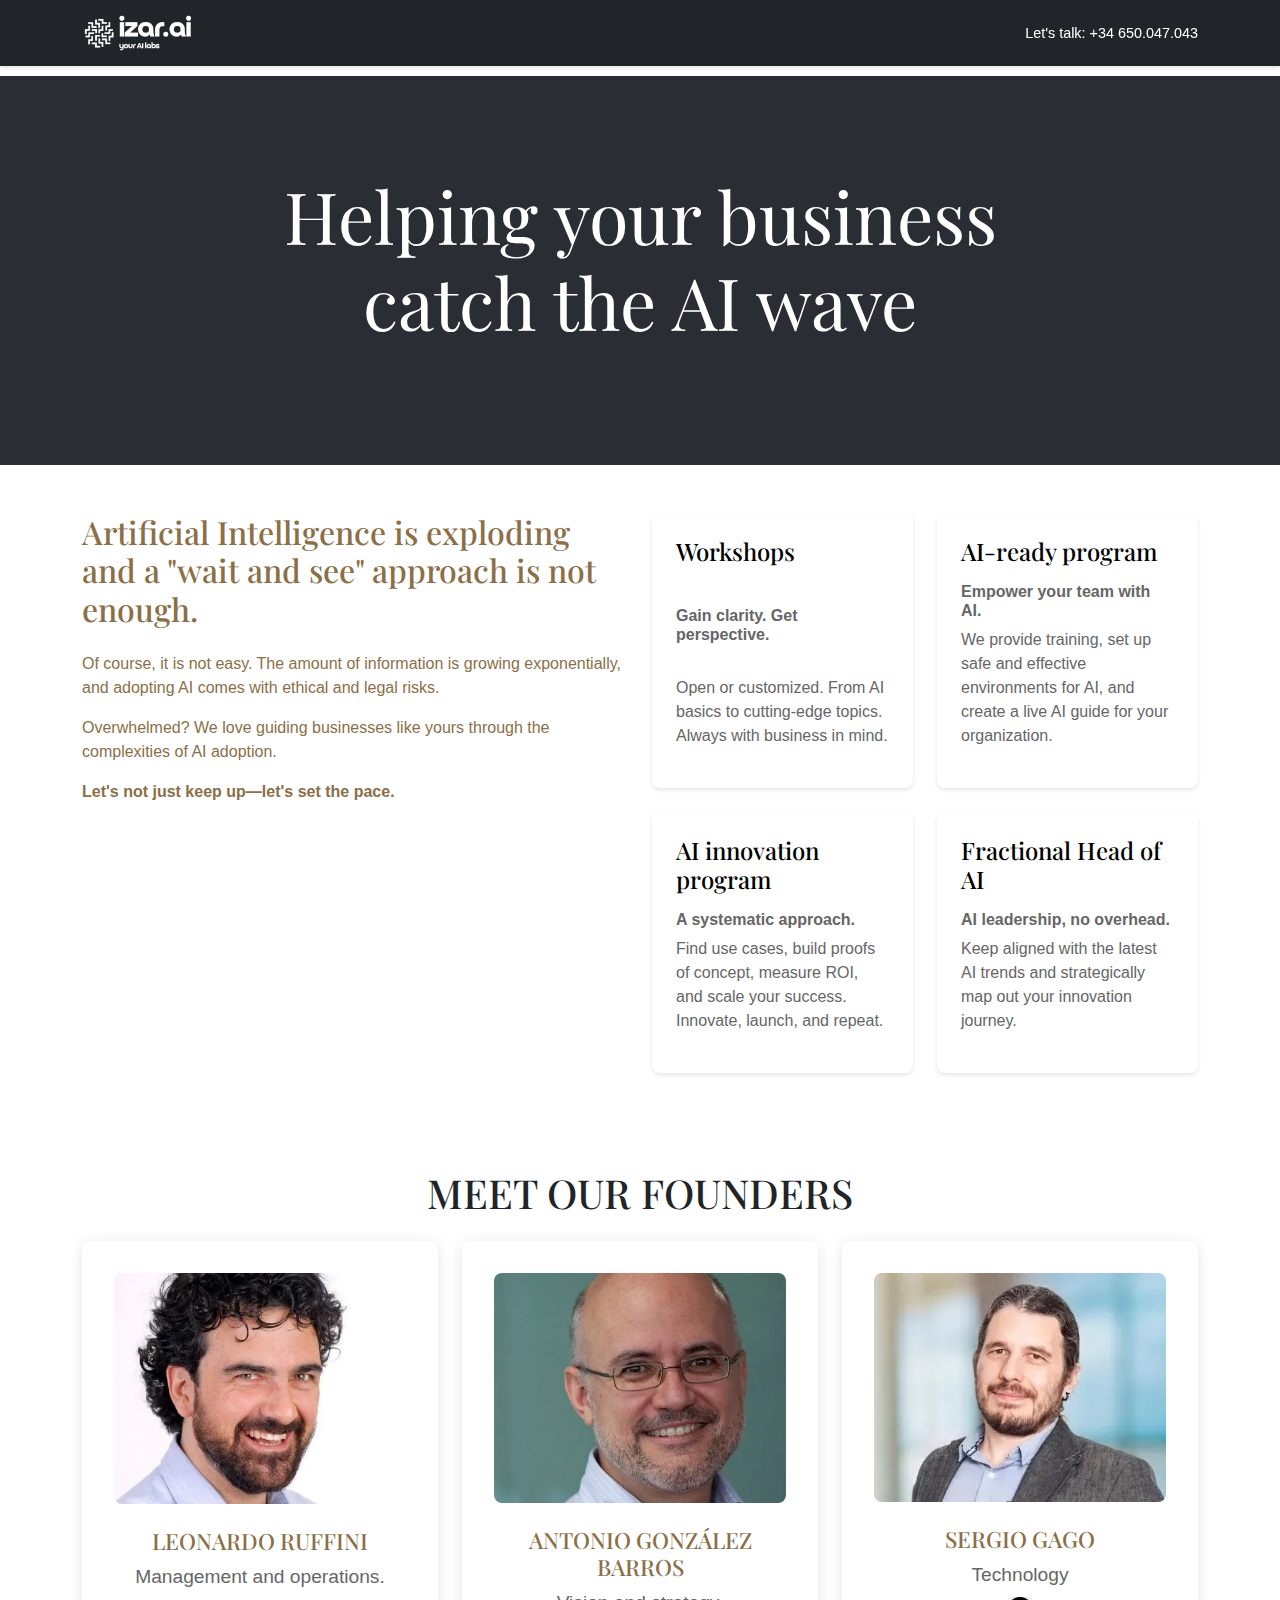
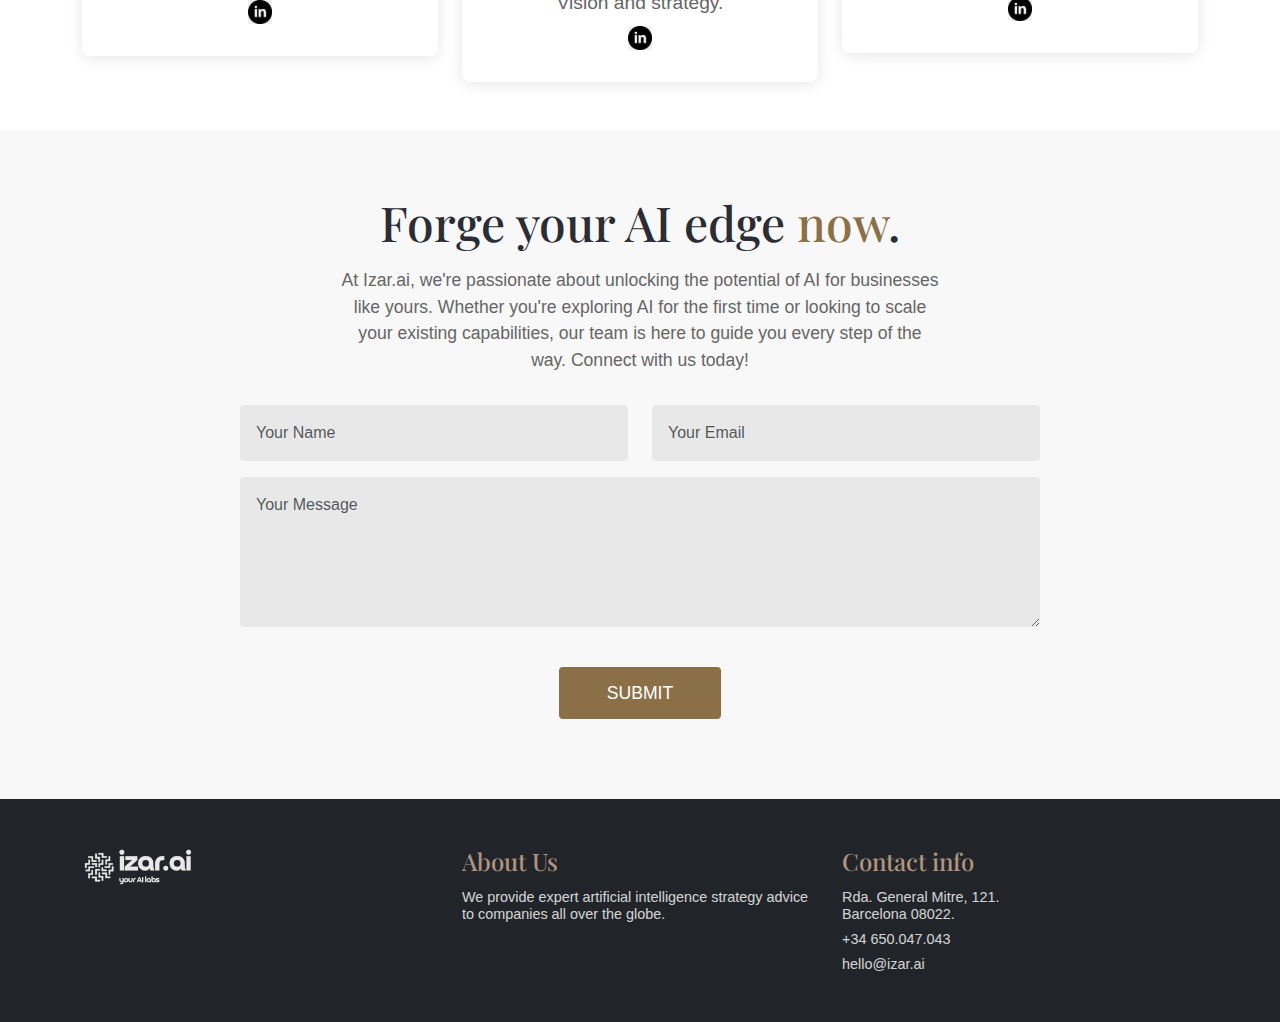
<file: index.html>
<!DOCTYPE html>
<html lang="en">
<head>
    <!-- Google tag (gtag.js) -->
    <script async src="https://www.googletagmanager.com/gtag/js?id=G-TTHL0PY0VG"></script>
    <script>
        window.dataLayer = window.dataLayer || [];
        function gtag(){dataLayer.push(arguments);}
        gtag('js', new Date());
        gtag('config', 'G-TTHL0PY0VG');
    </script>
    
    <meta charset="UTF-8">
    <meta name="viewport" content="width=device-width, initial-scale=1.0">
    <title>AI Business Solutions</title>
    <!-- Favicons -->
    <link rel="icon" type="image/png" href="images/browser.png">
    <link rel="apple-touch-icon" href="images/iPhone.png">
    <link rel="manifest" href="manifest.json">
    <!-- Bootstrap CSS -->
    <link href="https://cdn.jsdelivr.net/npm/bootstrap@5.3.0/dist/css/bootstrap.min.css" rel="stylesheet">
    <!-- Custom CSS -->
    <link href="css/styles.css" rel="stylesheet">
    <!-- Google Fonts - Playfair Display for headings -->
    <link href="https://fonts.googleapis.com/css2?family=Playfair+Display:wght@400;700&display=swap" rel="stylesheet">
    <meta name="description" content="Expert AI strategy and consulting services helping businesses navigate artificial intelligence adoption">
    <meta name="keywords" content="AI consulting, artificial intelligence, business strategy, AI workshops">
    
    <!-- Open Graph / Facebook -->
    <meta property="og:type" content="website">
    <meta property="og:url" content="https://izar.ai/">
    <meta property="og:title" content="AI Business Solutions | izar.ai">
    <meta property="og:description" content="Expert AI strategy and consulting services helping businesses navigate artificial intelligence adoption">
    <meta property="og:image" content="https://izar.ai/images/og-image.jpg">
    
    <!-- Twitter -->
    <meta name="twitter:card" content="summary_large_image">
    <meta name="twitter:url" content="https://izar.ai/">
    <meta name="twitter:title" content="AI Business Solutions | izar.ai">
    <meta name="twitter:description" content="Expert AI strategy and consulting services helping businesses navigate artificial intelligence adoption">
    <meta name="twitter:image" content="https://izar.ai/images/og-image.jpg">
</head>
<body>
    <!-- Navigation -->
    <nav class="navbar navbar-expand-lg navbar-dark bg-dark fixed-top">
        <div class="container">
            <a class="navbar-brand" href="#">
                <img src="images/logo.png" alt="izar.ai" height="40">
            </a>
            <div class="navbar-text text-white">
                <a href="tel:+34650047043" class="text-white text-decoration-none">
                    <i class="bi bi-telephone me-2"></i>Let's talk: +34 650.047.043
                </a>
            </div>
        </div>
    </nav>

    <!-- Hero Section -->
    <header class="hero-section text-white">
        <div class="container">
            <div class="row align-items-center">
                <div class="col-12 text-center">
                    <h1 class="display-1 mb-4">Helping your business<br>catch the AI wave</h1>
                </div>
            </div>
        </div>
    </header>

    <!-- Main Content -->
    <main class="main-content">
        <div class="container py-5">
            <div class="row">
                <div class="col-lg-6">
                    <h2 class="text-brown">Artificial Intelligence is exploding and a "wait and see" approach is not enough.</h2>
                    <p class="text-brown mt-4">Of course, it is not easy. The amount of information is growing exponentially, and adopting AI comes with ethical and legal risks.</p>
                    <p class="text-brown">Overwhelmed? We love guiding businesses like yours through the complexities of AI adoption.</p>
                    <p class="text-brown fw-bold">Let's not just keep up—let's set the pace.</p>
                </div>
                <div class="col-lg-6">
                    <div class="row">
                        <div class="col-md-6 mb-4">
                            <div class="service-card">
                                <h3>Workshops</h3>
                                <h4>Gain clarity. Get perspective.</h4>
                                <p>Open or customized. From AI basics to cutting-edge topics. Always with business in mind.</p>
                            </div>
                        </div>
                        <div class="col-md-6 mb-4">
                            <div class="service-card">
                                <h3>AI-ready program</h3>
                                <h4>Empower your team with AI.</h4>
                                <p>We provide training, set up safe and effective environments for AI, and create a live AI guide for your organization.</p>
                            </div>
                        </div>
                        <div class="col-md-6 mb-4">
                            <div class="service-card">
                                <h3>AI innovation program</h3>
                                <h4>A systematic approach.</h4>
                                <p>Find use cases, build proofs of concept, measure ROI, and scale your success. Innovate, launch, and repeat.</p>
                            </div>
                        </div>
                        <div class="col-md-6 mb-4">
                            <div class="service-card">
                                <h3>Fractional Head of AI</h3>
                                <h4>AI leadership, no overhead.</h4>
                                <p>Keep aligned with the latest AI trends and strategically map out your innovation journey.</p>
                            </div>
                        </div>
                    </div>
                </div>
            </div>
        </div>
    </main>

    <!-- Team Section -->
    <section class="team-section py-4">
        <div class="container">
            <h2 class="text-center mb-4">MEET OUR FOUNDERS</h2>
            <div class="row">
                <!-- Founder 1 -->
                <div class="col-lg-4 mb-4">
                    <div class="team-card text-center">
                        <img src="images/leonardo.jpg" alt="Team member" class="team-img mb-4" loading="lazy">
                        <h3 class="team-name">LEONARDO RUFFINI</h3>
                        <div class="team-role mb-2">Management and operations.</div>
                        <a href="https://www.linkedin.com/in/leoruffini/" target="_blank" class="linkedin-link">
                            <img src="images/linkedin.png" alt="LinkedIn" class="linkedin-icon">
                        </a>
                    </div>
                </div>
                <!-- Founder 2 -->
                <div class="col-lg-4 mb-4">
                    <div class="team-card text-center">
                        <img src="images/antonio.jpg" alt="Team member" class="team-img mb-4" loading="lazy">
                        <h3 class="team-name">ANTONIO GONZÁLEZ BARROS</h3>
                        <div class="team-role mb-2">Vision and strategy.</div>
                        <a href="https://www.linkedin.com/in/agbarros/" target="_blank" class="linkedin-link">
                            <img src="images/linkedin.png" alt="LinkedIn" class="linkedin-icon">
                        </a>
                    </div>
                </div>
                <!-- Founder 3 -->
                <div class="col-lg-4 mb-4">
                    <div class="team-card text-center">
                        <img src="images/sergio.jpg" alt="Team member" class="team-img mb-4" loading="lazy">
                        <h3 class="team-name">SERGIO GAGO</h3>
                        <div class="team-role mb-2">Technology</div>
                        <a href="https://www.linkedin.com/in/sergiogh/" target="_blank" class="linkedin-link">
                            <img src="images/linkedin.png" alt="LinkedIn" class="linkedin-icon">
                        </a>
                    </div>
                </div>
            </div>
        </div>
    </section>

    <!-- Contact Form Section -->
    <section class="contact-section">
        <div class="container">
            <h2 class="text-center">Forge your AI edge <span style="color: var(--brown-text);">now</span>.</h2>
            <p class="text-center">At Izar.ai, we're passionate about unlocking the potential of AI for businesses like yours. Whether you're exploring AI for the first time or looking to scale your existing capabilities, our team is here to guide you every step of the way. Connect with us today!</p>
            <div class="row justify-content-center">
                <div class="col-md-10">
                    <form id="contact-form" class="contact-form">
                        <div class="row">
                            <div class="col-md-6">
                                <input type="text" class="form-control" name="name" placeholder="Your Name" required>
                            </div>
                            <div class="col-md-6">
                                <input type="email" class="form-control" name="email" placeholder="Your Email" required>
                            </div>
                        </div>
                        <div class="row">
                            <div class="col-12">
                                <textarea class="form-control" name="message" placeholder="Your Message" required></textarea>
                            </div>
                        </div>
                        <div class="text-center mt-4">
                            <button type="submit" class="btn btn-submit">SUBMIT</button>
                        </div>
                        <div id="form-status" class="mt-3 text-center"></div>
                    </form>
                </div>
            </div>
        </div>
    </section>

    <!-- Footer -->
    <footer class="footer bg-dark text-white py-5">
        <div class="container">
            <div class="row">
                <!-- Logo Column -->
                <div class="col-md-4 mb-4 mb-md-0">
                    <img src="images/logo.png" alt="izar.ai" height="40" class="mb-4">
                </div>
                
                <!-- About Us Column -->
                <div class="col-md-4 mb-4 mb-md-0">
                    <h3 class="footer-heading">About Us</h3>
                    <p>We provide expert artificial intelligence strategy advice to companies all over the globe.</p>
                </div>
                
                <!-- Contact Info Column -->
                <div class="col-md-4">
                    <h3 class="footer-heading">Contact info</h3>
                    <p class="mb-2">Rda. General Mitre, 121.<br>Barcelona 08022.</p>
                    <p class="mb-2">+34 650.047.043</p>
                    <p class="mb-0">hello@izar.ai</p>
                </div>
            </div>
        </div>
    </footer>

    <!-- Bootstrap JS -->
    <script src="https://cdn.jsdelivr.net/npm/bootstrap@5.3.0/dist/js/bootstrap.bundle.min.js"></script>
    
    <!-- Contact Form Script -->
    <script>
    const form = document.getElementById('contact-form');
    form.addEventListener('submit', e => {
        e.preventDefault();
        const submitButton = form.querySelector('button[type="submit"]');
        submitButton.disabled = true;
        submitButton.innerHTML = 'Sending...';
        
        fetch('https://script.google.com/macros/s/AKfycbxqbLZjiGDMPCNY7_tumDEKHd_CZKUxZTntUwDm9pQwXSYJQsiw57AsEoZp-xdAxv0pgA/exec', {
            method: 'POST',
            body: new FormData(form)
        })
        .then(response => response.json())
        .then(data => {
            document.getElementById('form-status').innerHTML = 
                '<div class="alert alert-success">Thank you for your message. We\'ll be in touch soon!</div>';
            form.reset();
        })
        .catch(error => {
            document.getElementById('form-status').innerHTML = 
                '<div class="alert alert-danger">Sorry, there was an error. Please try again.</div>';
        })
        .finally(() => {
            submitButton.disabled = false;
            submitButton.innerHTML = 'Send Message';
        });
    });
    </script>
</body>
</html>
</file>
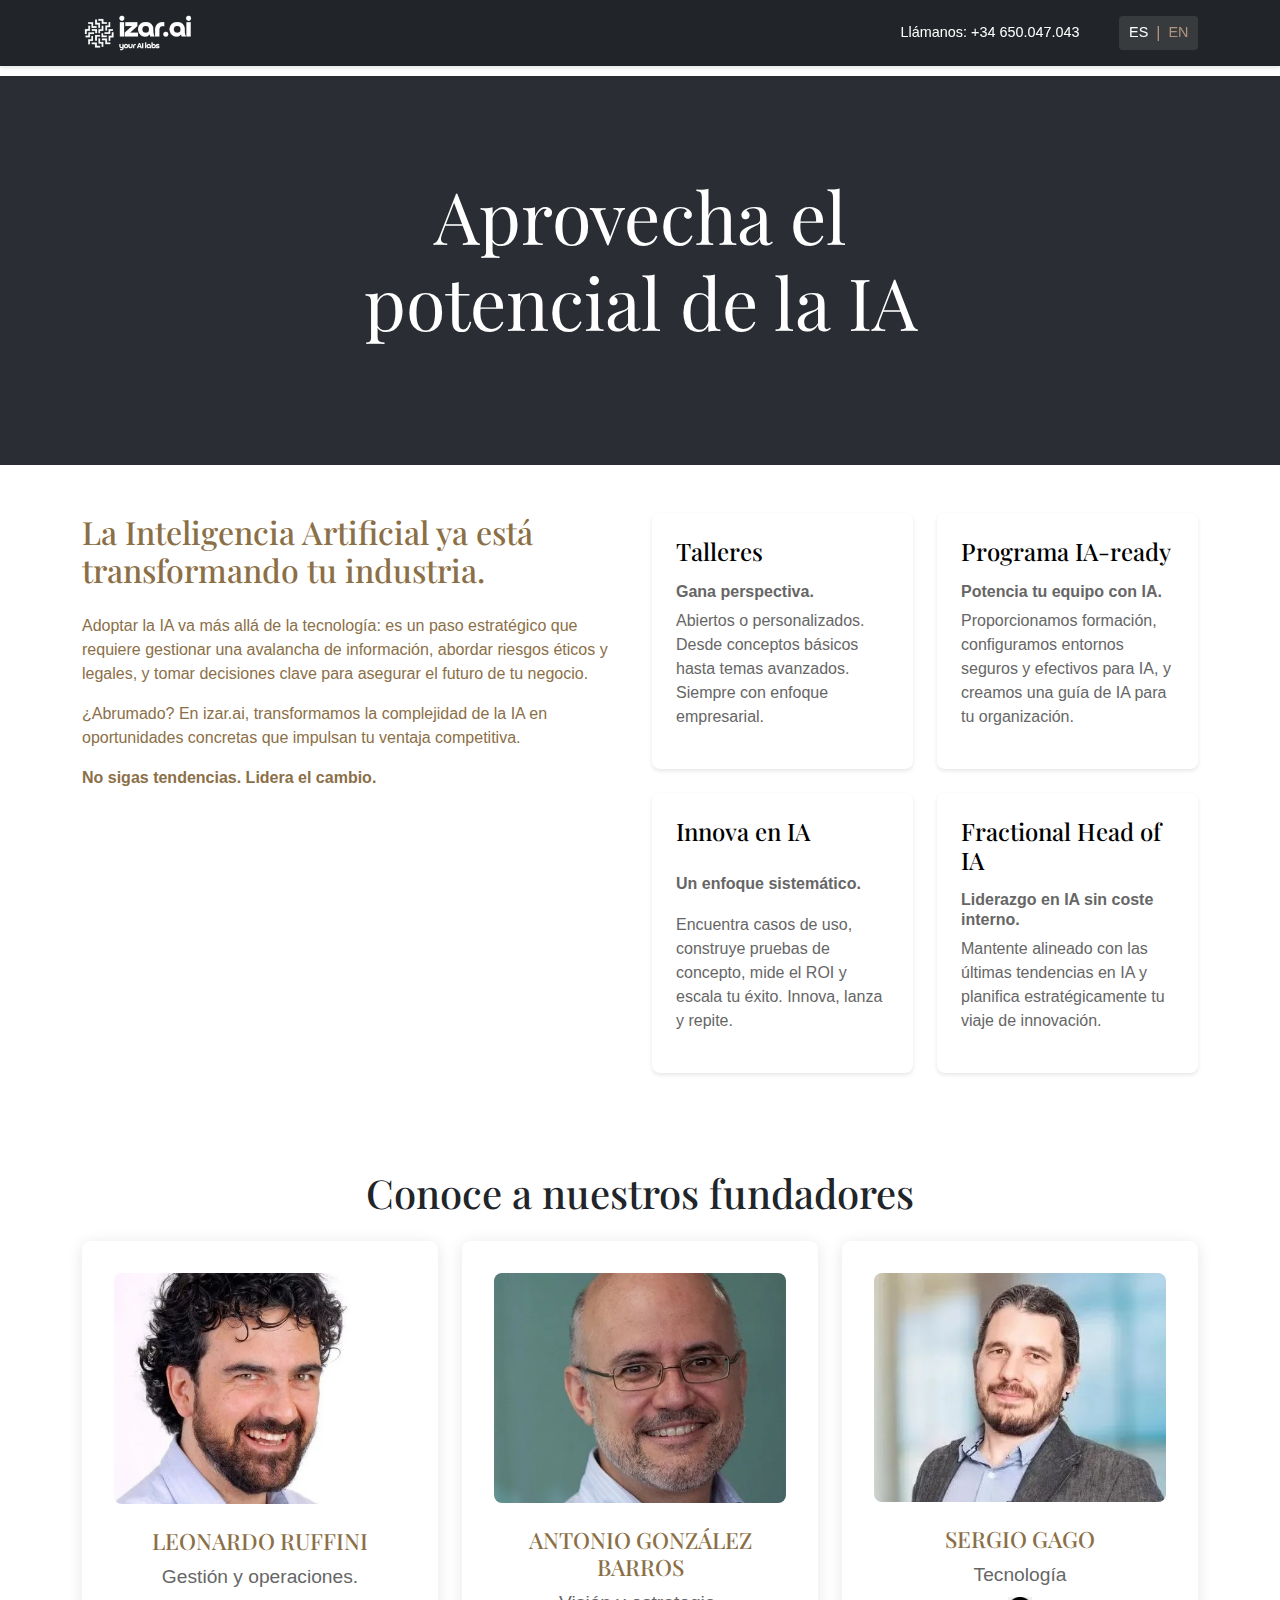
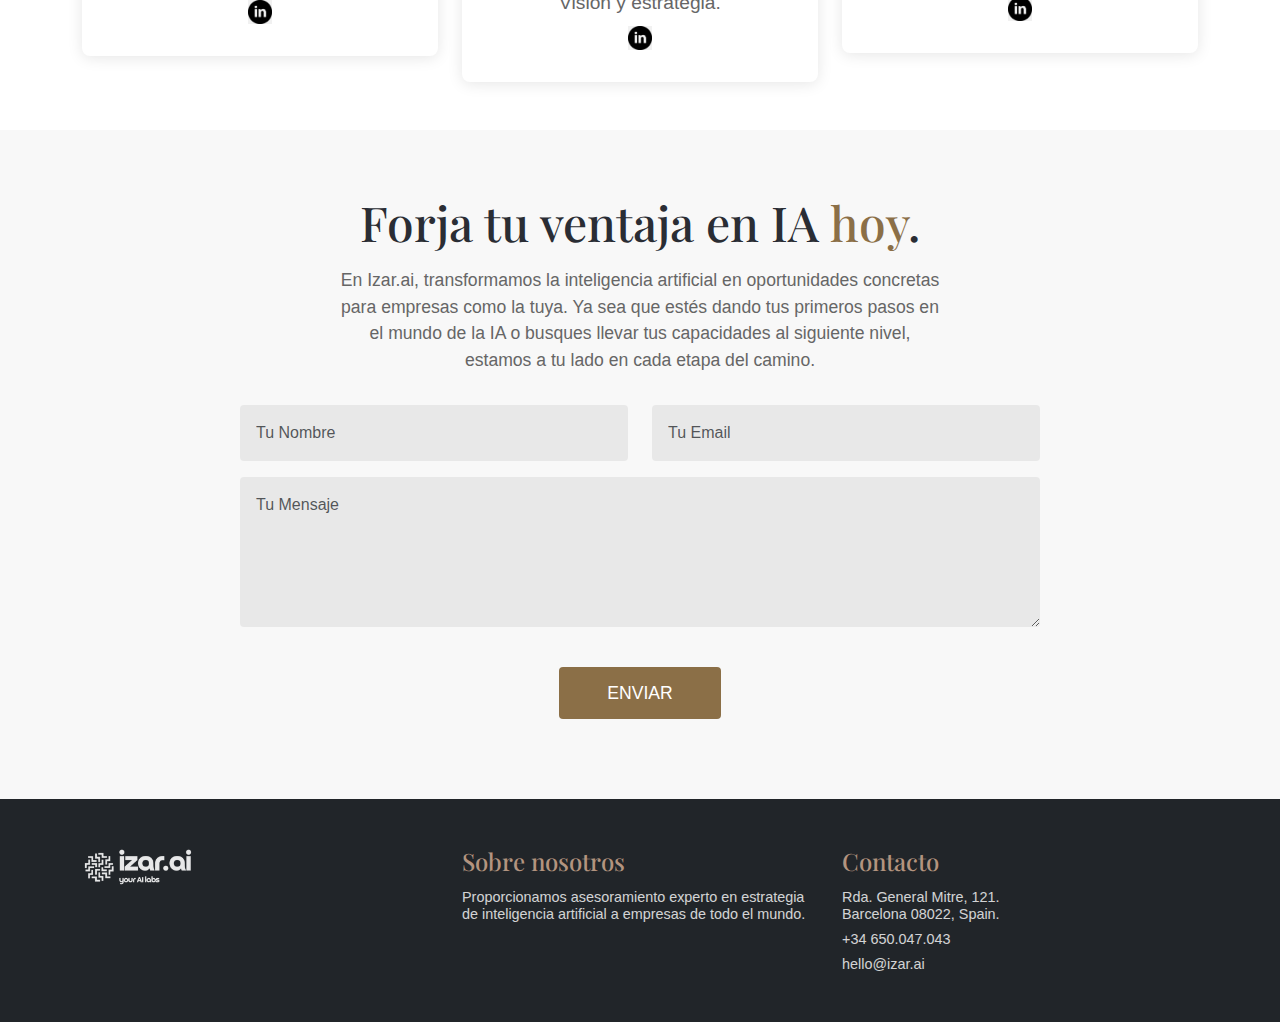
<file: es/index.html>
<!DOCTYPE html>
<html lang="es">
<head>
    <!-- Google tag (gtag.js) -->
    <script async src="https://www.googletagmanager.com/gtag/js?id=G-TTHL0PY0VG"></script>
    <script>
        window.dataLayer = window.dataLayer || [];
        function gtag(){dataLayer.push(arguments);}
        gtag('js', new Date());
        gtag('config', 'G-TTHL0PY0VG');
    </script>
    
    <meta charset="UTF-8">
    <meta name="viewport" content="width=device-width, initial-scale=1.0">
    <title>Soluciones Empresariales de IA</title>
    <!-- Favicons -->
    <link rel="icon" type="image/png" href="../images/browser.png">
    <link rel="apple-touch-icon" href="../images/iPhone.png">
    <link rel="manifest" href="../manifest.json">
    <!-- Bootstrap CSS -->
    <link href="https://cdn.jsdelivr.net/npm/bootstrap@5.3.0/dist/css/bootstrap.min.css" rel="stylesheet">
    <!-- Custom CSS -->
    <link href="../css/styles.css" rel="stylesheet">
    <!-- Google Fonts - Playfair Display for headings -->
    <link href="https://fonts.googleapis.com/css2?family=Playfair+Display:wght@400;700&display=swap" rel="stylesheet">
    <meta name="description" content="Servicios expertos de estrategia y consultoría en IA ayudando a empresas en la adopción de inteligencia artificial">
    <meta name="keywords" content="consultoría IA, inteligencia artificial, estrategia empresarial, talleres IA">
    
    <!-- Open Graph / Facebook -->
    <meta property="og:type" content="website">
    <meta property="og:url" content="https://izar.ai/es/">
    <meta property="og:title" content="Soluciones Empresariales de IA | izar.ai">
    <meta property="og:description" content="Servicios expertos de estrategia y consultoría en IA ayudando a empresas en la adopción de inteligencia artificial">
    <meta property="og:image" content="https://izar.ai/images/og-image.jpg">
    
    <!-- Twitter -->
    <meta name="twitter:card" content="summary_large_image">
    <meta name="twitter:url" content="https://izar.ai/es/">
    <meta name="twitter:title" content="Soluciones Empresariales de IA | izar.ai">
    <meta name="twitter:description" content="Servicios expertos de estrategia y consultoría en IA ayudando a empresas en la adopción de inteligencia artificial">
    <meta name="twitter:image" content="https://izar.ai/images/og-image.jpg">
</head>
<body>
    <!-- Navigation -->
    <nav class="navbar navbar-expand-lg navbar-dark bg-dark fixed-top">
        <div class="container">
            <a class="navbar-brand" href="#">
                <img src="../images/logo.png" alt="izar.ai" height="40">
            </a>
            <div class="navbar-text text-white d-flex align-items-center">
                <a href="tel:+34650047043" class="text-white text-decoration-none me-4">
                    <i class="bi bi-telephone me-2"></i>Llámanos: +34 650.047.043
                </a>
                <div class="language-selector">
                    <a href="index.html" class="active">ES</a>
                    <span class="divider">|</span>
                    <a href="../index.html">EN</a>
                </div>
            </div>
        </div>
    </nav>

    <!-- Hero Section -->
    <header class="hero-section text-white">
        <div class="container">
            <div class="row align-items-center">
                <div class="col-12 text-center">
                    <h1 class="display-1 mb-4">Aprovecha el  <br> potencial de la IA</h1>
                </div>
            </div>
        </div>
    </header>

    <!-- Main Content -->
    <main class="main-content">
        <div class="container py-5">
            <div class="row">
                <div class="col-lg-6">
                    <h2 class="text-brown">La Inteligencia Artificial ya está transformando tu industria.
                    </h2>
                    <p class="text-brown mt-4">Adoptar la IA va más allá de la tecnología: es un paso estratégico que requiere gestionar una avalancha de información, abordar riesgos éticos y legales, y tomar decisiones clave para asegurar el futuro de tu negocio.
                    </p>
                    <p class="text-brown">¿Abrumado? En izar.ai, transformamos la complejidad de la IA en oportunidades concretas que impulsan tu ventaja competitiva.</p>
                    <p class="text-brown fw-bold">No sigas tendencias. Lidera el cambio.</p>
                </div>
                <div class="col-lg-6">
                    <div class="row">
                        <div class="col-md-6 mb-4">
                            <div class="service-card">
                                <h3>Talleres</h3>
                                <h4>Gana perspectiva.</h4>
                                <p>Abiertos o personalizados. Desde conceptos básicos hasta temas avanzados. Siempre con enfoque empresarial.</p>
                            </div>
                        </div>
                        <div class="col-md-6 mb-4">
                            <div class="service-card">
                                <h3>Programa IA-ready</h3>
                                <h4>Potencia tu equipo con IA.</h4>
                                <p>Proporcionamos formación, configuramos entornos seguros y efectivos para IA, y creamos una guía de IA para tu organización.</p>
                            </div>
                        </div>
                        <div class="col-md-6 mb-4">
                            <div class="service-card">
                                <h3>Innova en IA</h3>
                                <h4>Un enfoque sistemático.</h4>
                                <p>Encuentra casos de uso, construye pruebas de concepto, mide el ROI y escala tu éxito. Innova, lanza y repite.</p>
                            </div>
                        </div>
                        <div class="col-md-6 mb-4">
                            <div class="service-card">
                                <h3>Fractional Head of IA</h3>
                                <h4>Liderazgo en IA sin coste interno.</h4>
                                <p>Mantente alineado con las últimas tendencias en IA y planifica estratégicamente tu viaje de innovación.</p>
                            </div>
                        </div>
                    </div>
                </div>
            </div>
        </div>
    </main>

    <!-- Team Section -->
    <section class="team-section py-4">
        <div class="container">
            <h2 class="text-center mb-4">Conoce a nuestros fundadores</h2>
            <div class="row">
                <!-- Founder 1 -->
                <div class="col-lg-4 mb-4">
                    <div class="team-card text-center">
                        <img src="../images/leonardo.jpg" alt="Miembro del equipo" class="team-img mb-4" loading="lazy">
                        <h3 class="team-name">LEONARDO RUFFINI</h3>
                        <div class="team-role mb-2">Gestión y operaciones.</div>
                        <a href="https://www.linkedin.com/in/leoruffini/" target="_blank" class="linkedin-link">
                            <img src="../images/linkedin.png" alt="LinkedIn" class="linkedin-icon">
                        </a>
                    </div>
                </div>
                <!-- Founder 2 -->
                <div class="col-lg-4 mb-4">
                    <div class="team-card text-center">
                        <img src="../images/antonio.jpg" alt="Miembro del equipo" class="team-img mb-4" loading="lazy">
                        <h3 class="team-name">ANTONIO GONZÁLEZ BARROS</h3>
                        <div class="team-role mb-2">Visión y estrategia.</div>
                        <a href="https://www.linkedin.com/in/agbarros/" target="_blank" class="linkedin-link">
                            <img src="../images/linkedin.png" alt="LinkedIn" class="linkedin-icon">
                        </a>
                    </div>
                </div>
                <!-- Founder 3 -->
                <div class="col-lg-4 mb-4">
                    <div class="team-card text-center">
                        <img src="../images/sergio.jpg" alt="Miembro del equipo" class="team-img mb-4" loading="lazy">
                        <h3 class="team-name">SERGIO GAGO</h3>
                        <div class="team-role mb-2">Tecnología</div>
                        <a href="https://www.linkedin.com/in/sergiogh/" target="_blank" class="linkedin-link">
                            <img src="../images/linkedin.png" alt="LinkedIn" class="linkedin-icon">
                        </a>
                    </div>
                </div>
            </div>
        </div>
    </section>

    <!-- Contact Form Section -->
    <section class="contact-section">
        <div class="container">
            <h2 class="text-center">Forja tu ventaja en IA <span style="color: var(--brown-text);">hoy</span>.</h2>
            <p class="text-center">En Izar.ai, transformamos la inteligencia artificial en oportunidades concretas para empresas como la tuya. Ya sea que estés dando tus primeros pasos en el mundo de la IA o busques llevar tus capacidades al siguiente nivel, estamos a tu lado en cada etapa del camino.
            </p>
            <div class="row justify-content-center">
                <div class="col-md-10">
                    <form id="contact-form" class="contact-form">
                        <div class="row">
                            <div class="col-md-6">
                                <input type="text" class="form-control" name="name" placeholder="Tu Nombre" required>
                            </div>
                            <div class="col-md-6">
                                <input type="email" class="form-control" name="email" placeholder="Tu Email" required>
                            </div>
                        </div>
                        <div class="row">
                            <div class="col-12">
                                <textarea class="form-control" name="message" placeholder="Tu Mensaje" required></textarea>
                            </div>
                        </div>
                        <div class="text-center mt-4">
                            <button type="submit" class="btn btn-submit">ENVIAR</button>
                        </div>
                        <div id="form-status" class="mt-3 text-center"></div>
                    </form>
                </div>
            </div>
        </div>
    </section>

    <!-- Footer -->
    <footer class="footer bg-dark text-white py-5">
        <div class="container">
            <div class="row">
                <!-- Logo Column -->
                <div class="col-md-4 mb-4 mb-md-0">
                    <img src="../images/logo.png" alt="izar.ai" height="40" class="mb-4">
                </div>
                
                <!-- About Us Column -->
                <div class="col-md-4 mb-4 mb-md-0">
                    <h3 class="footer-heading">Sobre nosotros</h3>
                    <p>Proporcionamos asesoramiento experto en estrategia de inteligencia artificial a empresas de todo el mundo.</p>
                </div>
                
                <!-- Contact Info Column -->
                <div class="col-md-4">
                    <h3 class="footer-heading">Contacto</h3>
                    <p class="mb-2">Rda. General Mitre, 121.<br>Barcelona 08022, Spain.</p>
                    <p class="mb-2">+34 650.047.043</p>
                    <p class="mb-0">hello@izar.ai</p>
                </div>
            </div>
        </div>
    </footer>

    <!-- Bootstrap JS -->
    <script src="https://cdn.jsdelivr.net/npm/bootstrap@5.3.0/dist/js/bootstrap.bundle.min.js"></script>
    
    <!-- Contact Form Script -->
    <script>
    const form = document.getElementById('contact-form');
    form.addEventListener('submit', e => {
        e.preventDefault();
        const submitButton = form.querySelector('button[type="submit"]');
        submitButton.disabled = true;
        submitButton.innerHTML = 'Enviando...';
        
        fetch('https://script.google.com/macros/s/AKfycbxqbLZjiGDMPCNY7_tumDEKHd_CZKUxZTntUwDm9pQwXSYJQsiw57AsEoZp-xdAxv0pgA/exec', {
            method: 'POST',
            body: new FormData(form)
        })
        .then(response => response.json())
        .then(data => {
            document.getElementById('form-status').innerHTML = 
                '<div class="alert alert-success">Gracias por tu mensaje. Nos pondremos en contacto pronto.</div>';
            form.reset();
        })
        .catch(error => {
            document.getElementById('form-status').innerHTML = 
                '<div class="alert alert-danger">Lo sentimos, hubo un error. Por favor, inténtalo de nuevo.</div>';
        })
        .finally(() => {
            submitButton.disabled = false;
            submitButton.innerHTML = 'Enviar';
        });
    });
    </script>
</body>
</html>
</file>
<file: css/styles.css>
:root {
    --brown-text: #8B6F47;
    --dark-bg: #2A2D34;
}

body {
    font-family: 'Arial', sans-serif;
    padding-top: 76px;
}

h1, h2, h3 {
    font-family: 'Playfair Display', serif;
}

.hero-section {
    background-color: var(--dark-bg);
    min-height: 30vh;
    display: flex;
    align-items: center;
    padding: 6rem 0;
}

.hero-section h1 {
    font-size: 4.5rem;
    line-height: 1.2;
}

.text-brown {
    color: var(--brown-text);
}

.service-card {
    padding: 1.5rem;
    height: 100%;
    background-color: #fff;
    border-radius: 8px;
    box-shadow: 0 2px 4px rgba(0,0,0,0.1);
    display: flex;
    flex-direction: column;
    justify-content: space-between;
}

.service-card h3 {
    color: #000;
    font-size: 1.5rem;
    margin-bottom: 1rem;
}

.service-card h4 {
    color: #666;
    font-size: 1rem;
    font-weight: 900;  /* Increased from bold for stronger appearance */
    margin-bottom: 0.5rem;
}

.service-card p {
    color: #666;
    font-size: 1rem;
}

/* Responsive Styles */
@media (max-width: 768px) {
    .hero-section {
        min-height: 25vh;
    }
    .hero-section h1 {
        font-size: 2.5rem;
    }
    
    .service-card {
        margin-bottom: 1rem;
    }
}

@media (max-width: 576px) {
    .hero-section h1 {
        font-size: 2rem;
    }
}

/* Team Section Styles */
.team-section h2 {
    font-family: 'Playfair Display', serif;
    font-size: 2.5rem;
    margin-bottom: 2rem;
}

.team-card {
    background: white;
    padding: 2rem;
    padding-bottom: 1rem;
    border-radius: 8px;
    box-shadow: 0 2px 15px rgba(0,0,0,0.1);
    transition: transform 0.3s ease;
}

.team-card:hover {
    transform: translateY(-5px);
}

.team-img {
    width: 100%;
    height: auto;
    border-radius: 8px;
    margin-bottom: 1.5rem;
}

.team-name {
    font-family: 'Playfair Display', serif;
    color: var(--brown-text);
    font-size: 1.4rem;
}

.team-role {
    color: #666;
    font-size: 1.2rem;
}

.team-description {
    color: #777;
    font-size: 1rem;
}

.linkedin-icon {
    width: 24px;
    height: 24px;
    transition: opacity 0.3s ease;
    margin-bottom: 1rem;
}

.linkedin-link:hover .linkedin-icon {
    opacity: 0.8;
}

@media (max-width: 768px) {
    .team-card {
        margin-bottom: 2rem;
    }
}

.footer {
    background-color: var(--dark-bg);
}

.footer-heading {
    font-family: 'Playfair Display', serif;
    color: #B3947F;  /* Lighter brown color */
    font-size: 1.5rem;
    margin-bottom: 0.8rem;
}

.footer p {
    color: #ffffff;
    opacity: 0.8;
    font-size: 0.9rem;
    line-height: 1.2;
}

.footer img {
    opacity: 0.9;
}

.navbar {
    box-shadow: 0 2px 4px rgba(0,0,0,0.1);
}

/* Add Bootstrap Icons if not already included in your head section */
@import url("https://cdn.jsdelivr.net/npm/bootstrap-icons@1.11.0/font/bootstrap-icons.css");

.navbar-text a {
    font-size: 0.9rem;
    transition: opacity 0.3s ease;
}

.navbar-text a:hover {
    opacity: 0.8;
}

@media (max-width: 768px) {
    .navbar-text {
        font-size: 0.8rem;
    }
}

/* Contact Form Styles */
.contact-section {
    background-color: #f8f8f8;
    padding: 4rem 0;
}

.contact-section h2 {
    font-size: 3rem;
    margin-bottom: 1rem;
    color: #2A2D34;
}

.contact-section p {
    color: #666;
    font-size: 1.1rem;
    margin-bottom: 2rem;
    max-width: 600px;
    margin-left: auto;
    margin-right: auto;
}

.contact-form {
    max-width: 800px;
    margin: 0 auto;
}

.form-control {
    background-color: #e8e8e8;
    border: none;
    padding: 1rem;
    margin-bottom: 1rem;
    border-radius: 4px;
}

.form-control:focus {
    background-color: #f0f0f0;
    box-shadow: none;
    border: 1px solid var(--brown-text);
}

textarea.form-control {
    min-height: 150px;
}

.btn-submit {
    background-color: var(--brown-text);
    color: white;
    padding: 0.8rem 3rem;
    border: none;
    border-radius: 4px;
    font-size: 1.1rem;
    transition: all 0.3s ease;
}

.btn-submit:hover {
    background-color: #725a39;
    transform: translateY(-2px);
}

/* Language Selector Styles */
.language-selector {
    display: flex;
    align-items: center;
    margin-left: 1rem;
    padding: 0.3rem 0.6rem;
    background-color: rgba(255, 255, 255, 0.1);
    border-radius: 4px;
}

.language-selector a {
    color: #B3947F;
    text-decoration: none;
    font-weight: 500;
    transition: color 0.3s ease;
}

.language-selector a:hover {
    color: #ffffff;
}

.language-selector a.active {
    color: #ffffff;
}

.language-selector .divider {
    color: #B3947F;
    margin: 0 0.5rem;
}
</file>
